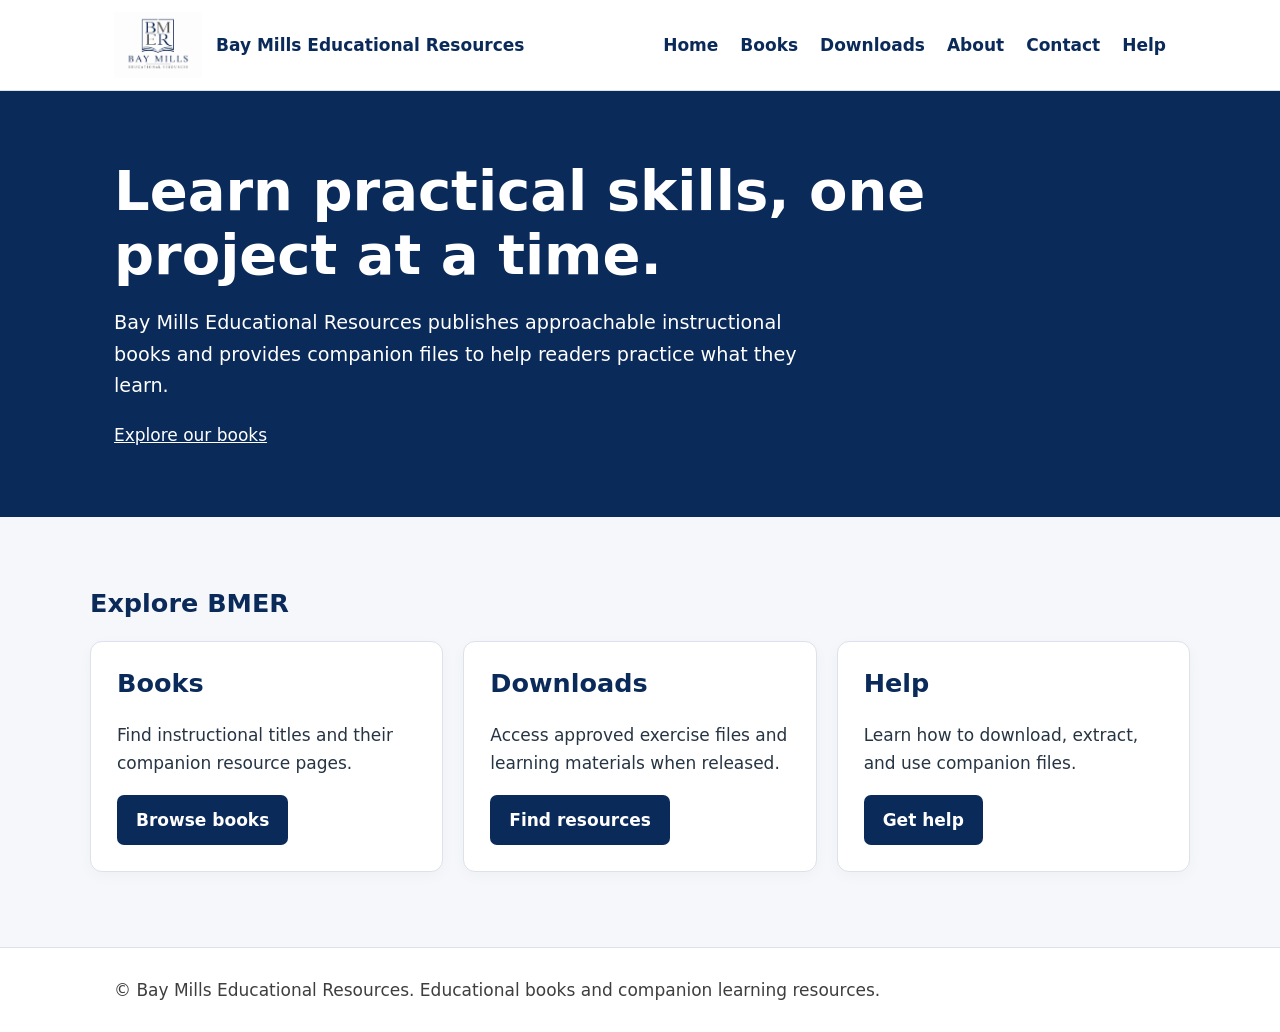
<file: index.html>
<!doctype html><html lang="en"><head><meta charset="utf-8"><meta name="viewport" content="width=device-width,initial-scale=1"><meta name="description" content="Practical educational books and companion learning resources"><title>Home | Bay Mills Educational Resources</title><link rel="stylesheet" href="assets/css/style.css"></head><body><header><div class="wrap top"><a class="brand" href="index.html"><img src="assets/images/BMER_Logo.png" alt="Bay Mills Educational Resources logo"><span>Bay Mills Educational Resources</span></a><nav aria-label="Main navigation"><a href="index.html">Home</a><a href="books/index.html">Books</a><a href="downloads/index.html">Downloads</a><a href="about/index.html">About</a><a href="contact/index.html">Contact</a><a href="help/index.html">Help</a></nav></div></header><main><section class="hero"><div class="wrap"><h1>Learn practical skills, one project at a time.</h1><p>Bay Mills Educational Resources publishes approachable instructional books and provides companion files to help readers practice what they learn.</p><a href="books/index.html">Explore our books</a></div></section><section class="wrap main"><h2>Explore BMER</h2><div class="grid"><article class="card"><h2>Books</h2><p>Find instructional titles and their companion resource pages.</p><a class="button" href="books/index.html">Browse books</a></article><article class="card"><h2>Downloads</h2><p>Access approved exercise files and learning materials when released.</p><a class="button" href="downloads/index.html">Find resources</a></article><article class="card"><h2>Help</h2><p>Learn how to download, extract, and use companion files.</p><a class="button" href="help/index.html">Get help</a></article></div></section></main><footer><div class="wrap"><p>© Bay Mills Educational Resources. Educational books and companion learning resources.</p></div></footer></body></html>
</file>
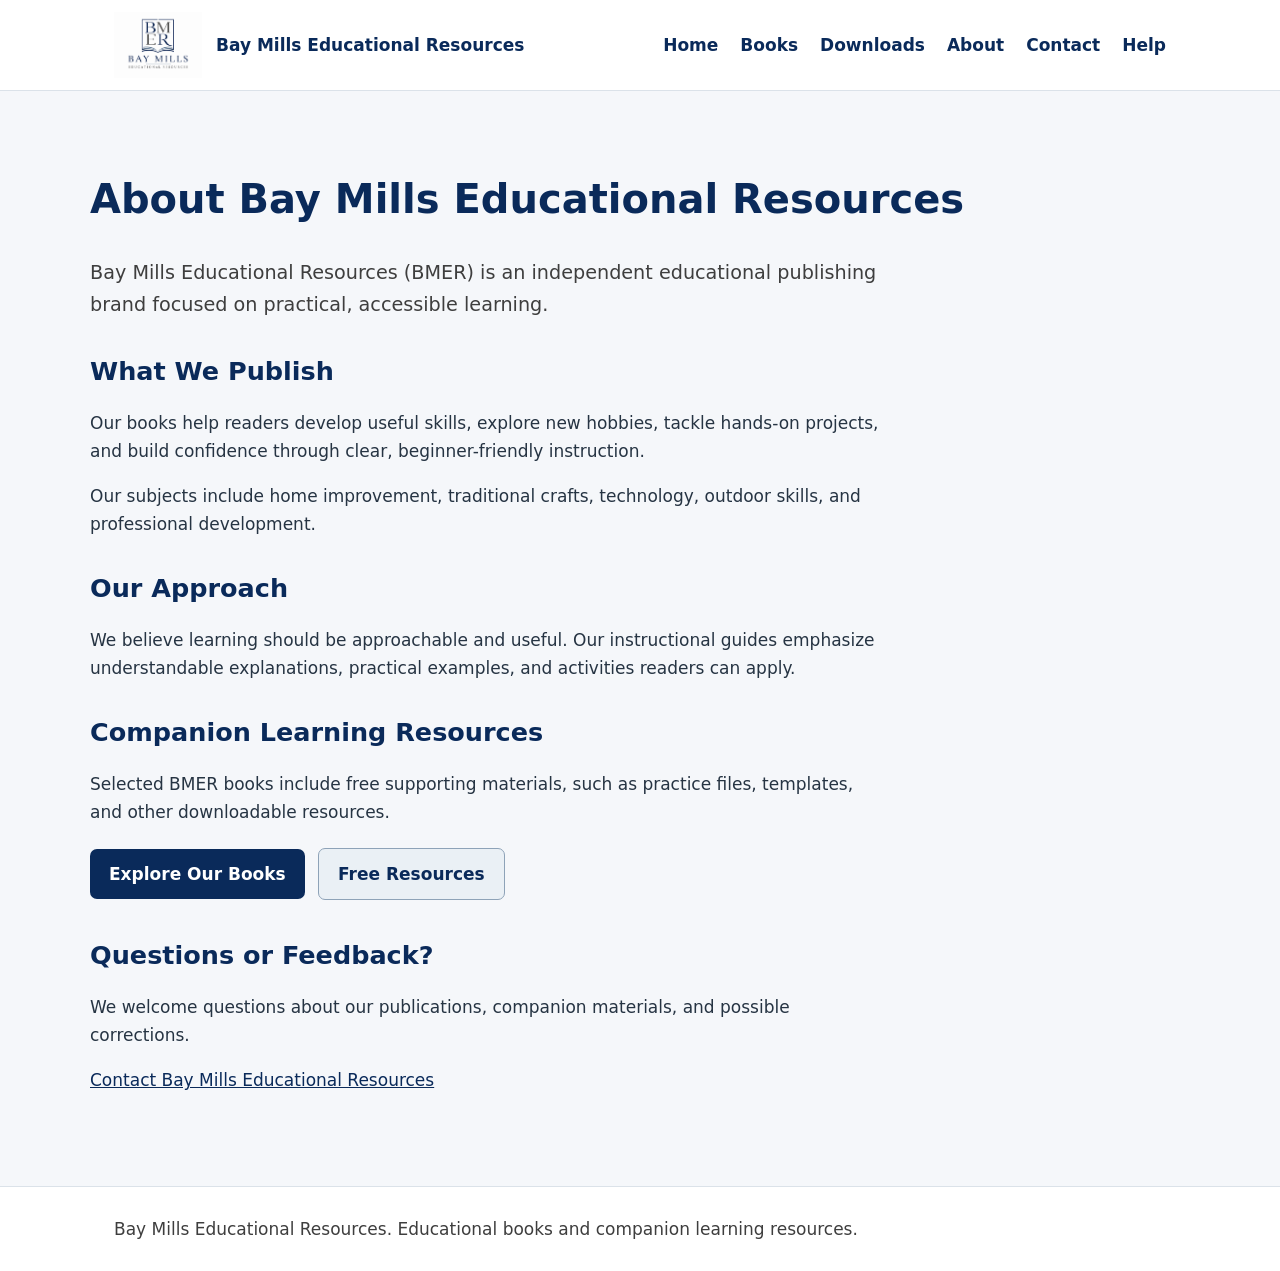
<file: about/index.html>
<!doctype html>
<html lang="en">
<head>
<meta charset="utf-8">
<meta name="viewport" content="width=device-width,initial-scale=1">
<meta name="description" content="Learn about Bay Mills Educational Resources and our practical instructional books.">
<title>About Us | Bay Mills Educational Resources</title>
<link rel="stylesheet" href="../assets/css/style.css">
</head>
<body>
<header>
<div class="wrap top">
<a class="brand" href="../index.html">
<img src="../assets/images/BMER_Logo.png" alt="Bay Mills Educational Resources logo">
<span>Bay Mills Educational Resources</span>
</a>
<nav aria-label="Main navigation">
<a href="../index.html">Home</a>
<a href="../books/index.html">Books</a>
<a href="../downloads/index.html">Downloads</a>
<a href="../about/index.html">About</a>
<a href="../contact/index.html">Contact</a>
<a href="../help/index.html">Help</a>
</nav>
</div>
</header>
<main>
<section class="wrap main">
<h1>About Bay Mills Educational Resources</h1>

<div class="content-page">
<p class="lead">
Bay Mills Educational Resources (BMER) is an independent
educational publishing brand focused on practical,
accessible learning.
</p>

<h2>What We Publish</h2>

<p>
Our books help readers develop useful skills, explore
new hobbies, tackle hands-on projects, and build
confidence through clear, beginner-friendly instruction.
</p>

<p>
Our subjects include home improvement, traditional
crafts, technology, outdoor skills, and professional
development.
</p>

<h2>Our Approach</h2>

<p>
We believe learning should be approachable and useful.
Our instructional guides emphasize understandable
explanations, practical examples, and activities
readers can apply.
</p>

<h2>Companion Learning Resources</h2>

<p>
Selected BMER books include free supporting materials,
such as practice files, templates, and other
downloadable resources.
</p>

<p>
<a class="button" href="../books/index.html">Explore Our Books</a>
<a class="button secondary" href="../downloads/index.html">Free Resources</a>
</p>

<h2>Questions or Feedback?</h2>

<p>
We welcome questions about our publications,
companion materials, and possible corrections.
</p>

<p>
<a href="../contact/index.html">Contact Bay Mills Educational Resources</a>
</p>
</div>
</section>
</main>
<footer>
<div class="wrap">
<p>Bay Mills Educational Resources. Educational books and companion learning resources.</p>
</div>
</footer>
</body>
</html>
</file>
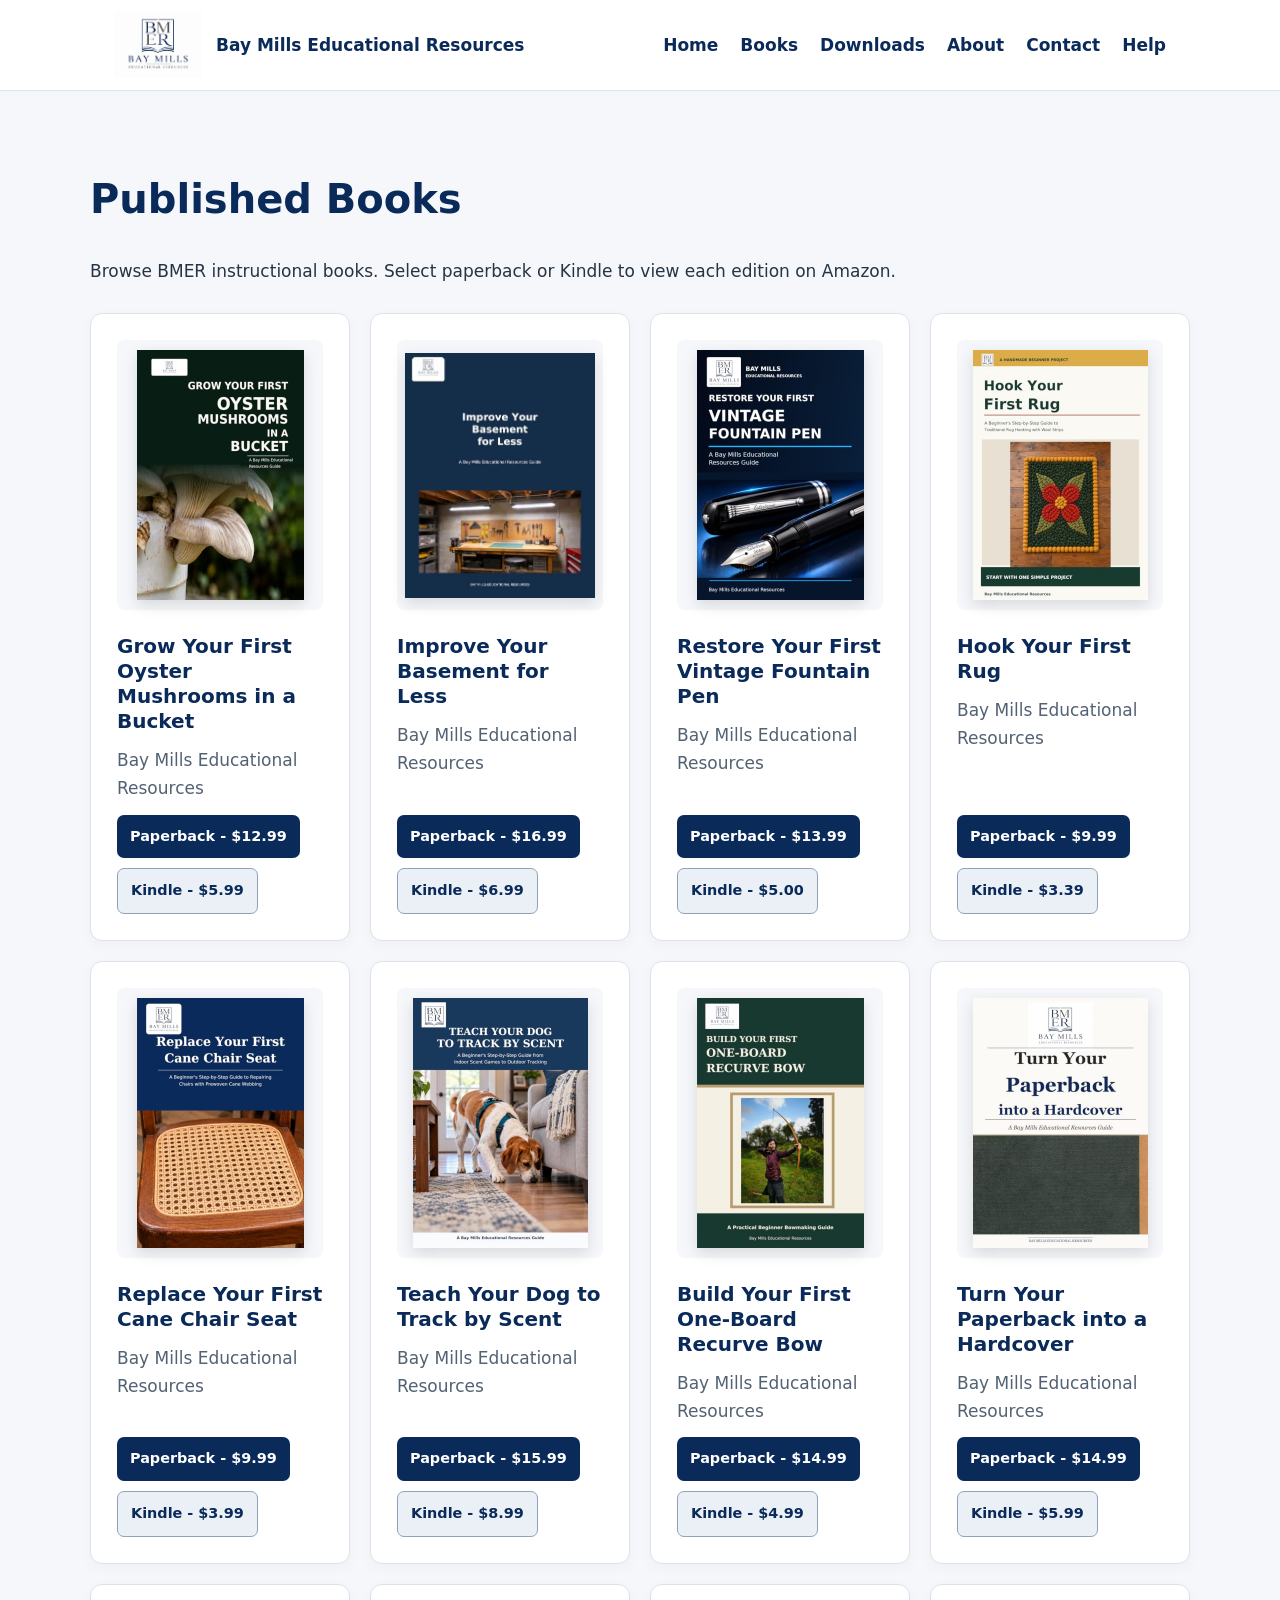
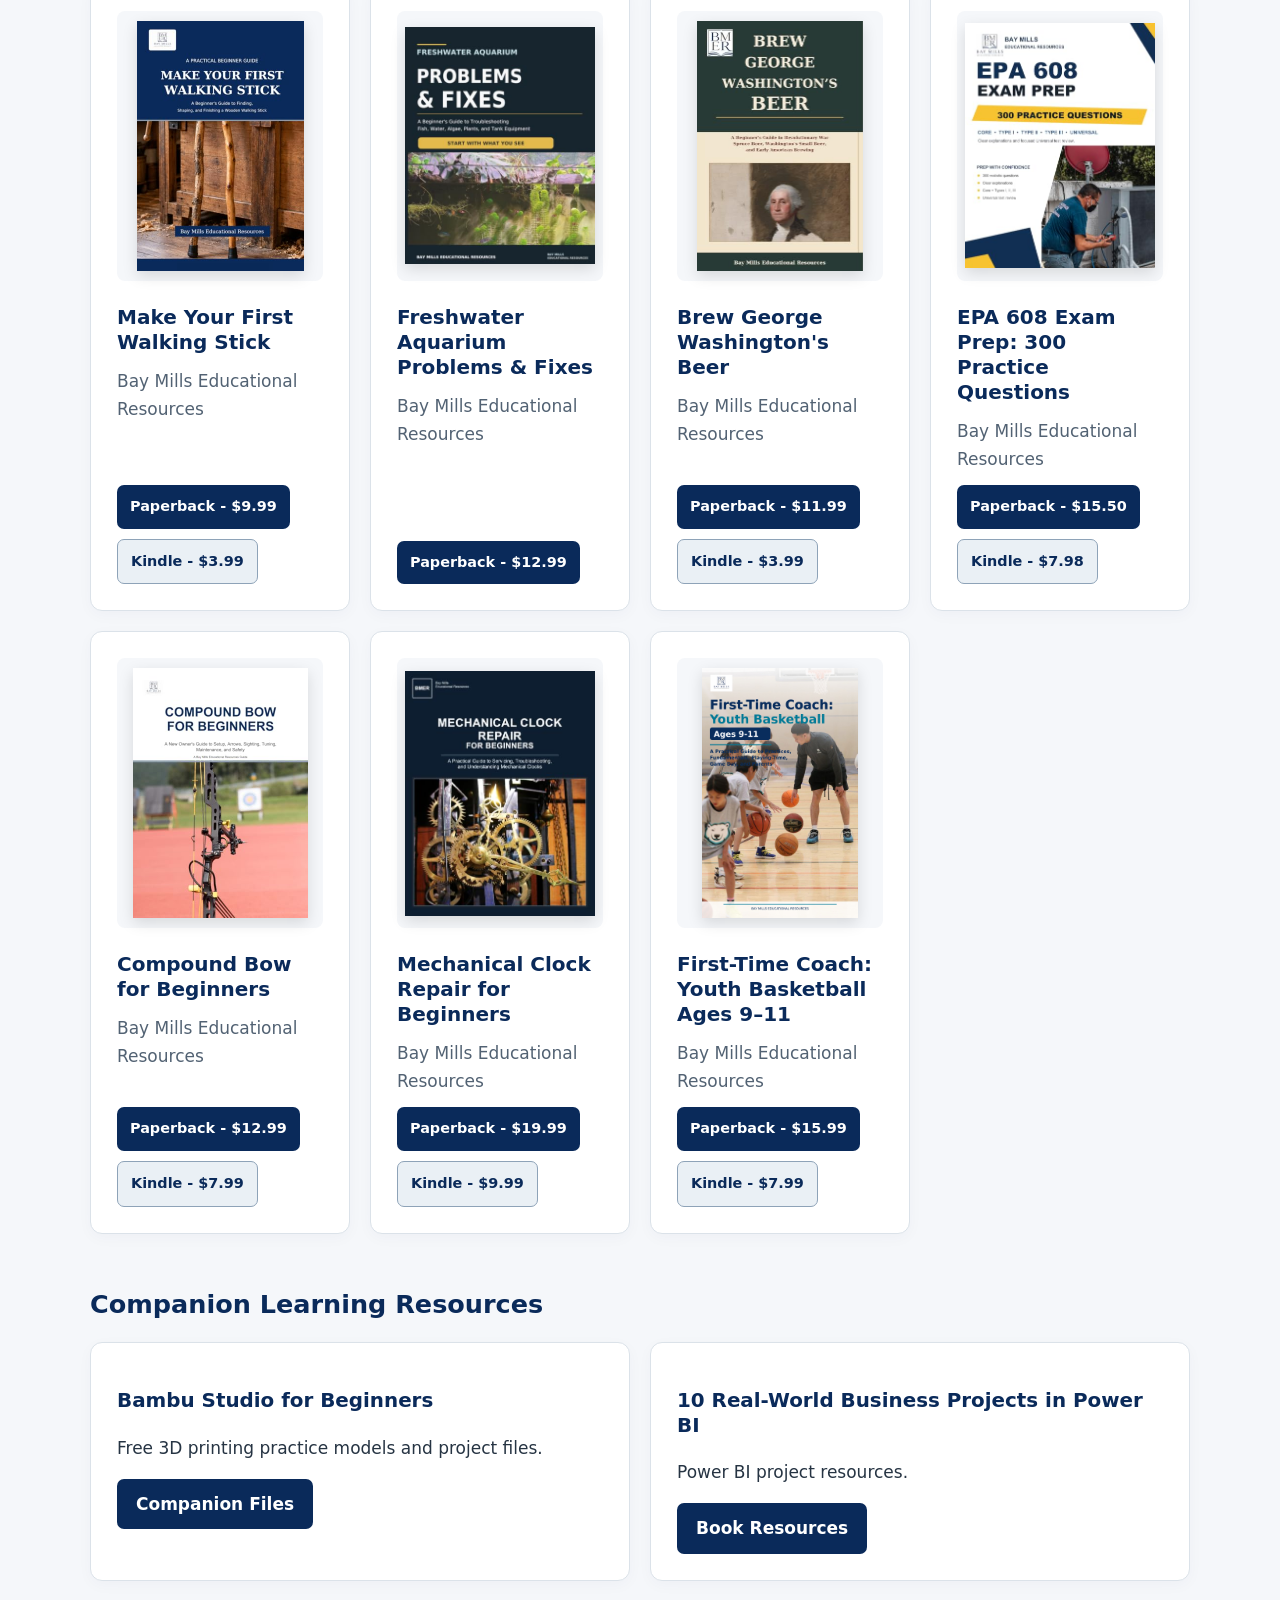
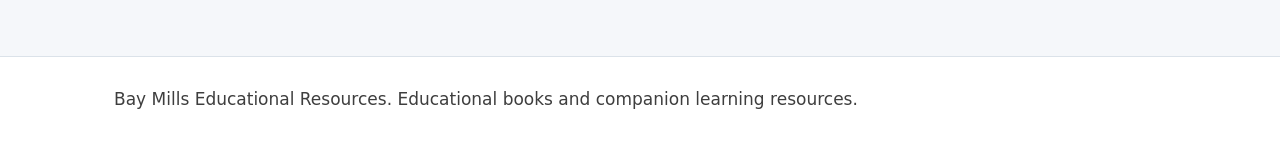
<file: books/index.html>
<!doctype html>
<html lang="en">
<head>
<meta charset="utf-8">
<meta name="viewport" content="width=device-width,initial-scale=1">
<meta name="description" content="Published books from Bay Mills Educational Resources.">
<title>Books | Bay Mills Educational Resources</title>
<link rel="stylesheet" href="../assets/css/style.css">
</head>
<body>
<header>
<div class="wrap top">
<a class="brand" href="../index.html">
<img src="../assets/images/BMER_Logo.png" alt="Bay Mills Educational Resources logo">
<span>Bay Mills Educational Resources</span>
</a>
<nav aria-label="Main navigation">
<a href="../index.html">Home</a>
<a href="../books/index.html">Books</a>
<a href="../downloads/index.html">Downloads</a>
<a href="../about/index.html">About</a><a href="../contact/index.html">Contact</a><a href="../help/index.html">Help</a>
</nav>
</div>
</header>
<main>
<section class="wrap main">
<h1>Published Books</h1>
<p>Browse BMER instructional books. Select paperback or Kindle to view each edition on Amazon.</p>
<div class="grid catalog-grid">
<article class="card catalog-card">
<div class="book-cover-wrap">
<img class="book-cover"
     src="../assets/images/book-covers/01_B0HS16T1Q3.jpg"
     alt="Cover of Grow Your First Oyster Mushrooms in a Bucket"
     loading="lazy">
</div>
<h2>Grow Your First Oyster Mushrooms in a Bucket</h2>
<p class="muted">Bay Mills Educational Resources</p>
<div class="catalog-actions">
<a class="button" href="https://www.amazon.com/dp/B0HS16T1Q3" target="_blank" rel="noopener noreferrer">Paperback - $12.99</a>
<a class="button secondary" href="https://www.amazon.com/dp/B0HRVG8NF9" target="_blank" rel="noopener noreferrer">Kindle - $5.99</a>
</div>
</article>
<article class="card catalog-card">
<div class="book-cover-wrap">
<img class="book-cover"
     src="../assets/images/book-covers/02_B0HRW4QD3C.jpg"
     alt="Cover of Improve Your Basement for Less"
     loading="lazy">
</div>
<h2>Improve Your Basement for Less</h2>
<p class="muted">Bay Mills Educational Resources</p>
<div class="catalog-actions">
<a class="button" href="https://www.amazon.com/dp/B0HRW4QD3C" target="_blank" rel="noopener noreferrer">Paperback - $16.99</a>
<a class="button secondary" href="https://www.amazon.com/dp/B0HRVPJ4Y9" target="_blank" rel="noopener noreferrer">Kindle - $6.99</a>
</div>
</article>
<article class="card catalog-card">
<div class="book-cover-wrap">
<img class="book-cover"
     src="../assets/images/book-covers/03_B0HR66VDJH.jpg"
     alt="Cover of Restore Your First Vintage Fountain Pen"
     loading="lazy">
</div>
<h2>Restore Your First Vintage Fountain Pen</h2>
<p class="muted">Bay Mills Educational Resources</p>
<div class="catalog-actions">
<a class="button" href="https://www.amazon.com/dp/B0HR66VDJH" target="_blank" rel="noopener noreferrer">Paperback - $13.99</a>
<a class="button secondary" href="https://www.amazon.com/dp/B0HR66JDNL" target="_blank" rel="noopener noreferrer">Kindle - $5.00</a>
</div>
</article>
<article class="card catalog-card">
<div class="book-cover-wrap">
<img class="book-cover"
     src="../assets/images/book-covers/04_B0HR37CQ8J.jpg"
     alt="Cover of Hook Your First Rug"
     loading="lazy">
</div>
<h2>Hook Your First Rug</h2>
<p class="muted">Bay Mills Educational Resources</p>
<div class="catalog-actions">
<a class="button" href="https://www.amazon.com/dp/B0HR37CQ8J" target="_blank" rel="noopener noreferrer">Paperback - $9.99</a>
<a class="button secondary" href="https://www.amazon.com/dp/B0HQZR52WT" target="_blank" rel="noopener noreferrer">Kindle - $3.39</a>
</div>
</article>
<article class="card catalog-card">
<div class="book-cover-wrap">
<img class="book-cover"
     src="../assets/images/book-covers/05_B0HQJWZXN9.jpg"
     alt="Cover of Replace Your First Cane Chair Seat"
     loading="lazy">
</div>
<h2>Replace Your First Cane Chair Seat</h2>
<p class="muted">Bay Mills Educational Resources</p>
<div class="catalog-actions">
<a class="button" href="https://www.amazon.com/dp/B0HQJWZXN9" target="_blank" rel="noopener noreferrer">Paperback - $9.99</a>
<a class="button secondary" href="https://www.amazon.com/dp/B0HQ55WZJ2" target="_blank" rel="noopener noreferrer">Kindle - $3.99</a>
</div>
</article>
<article class="card catalog-card">
<div class="book-cover-wrap">
<img class="book-cover"
     src="../assets/images/book-covers/06_B0HQ4X3BD2.jpg"
     alt="Cover of Teach Your Dog to Track by Scent"
     loading="lazy">
</div>
<h2>Teach Your Dog to Track by Scent</h2>
<p class="muted">Bay Mills Educational Resources</p>
<div class="catalog-actions">
<a class="button" href="https://www.amazon.com/dp/B0HQ4X3BD2" target="_blank" rel="noopener noreferrer">Paperback - $15.99</a>
<a class="button secondary" href="https://www.amazon.com/dp/B0HQ51K969" target="_blank" rel="noopener noreferrer">Kindle - $8.99</a>
</div>
</article>
<article class="card catalog-card">
<div class="book-cover-wrap">
<img class="book-cover"
     src="../assets/images/book-covers/07_B0HPCSZ12V.jpg"
     alt="Cover of Build Your First One-Board Recurve Bow"
     loading="lazy">
</div>
<h2>Build Your First One-Board Recurve Bow</h2>
<p class="muted">Bay Mills Educational Resources</p>
<div class="catalog-actions">
<a class="button" href="https://www.amazon.com/dp/B0HPCSZ12V" target="_blank" rel="noopener noreferrer">Paperback - $14.99</a>
<a class="button secondary" href="https://www.amazon.com/dp/B0HPD6MD39" target="_blank" rel="noopener noreferrer">Kindle - $4.99</a>
</div>
</article>
<article class="card catalog-card">
<div class="book-cover-wrap">
<img class="book-cover"
     src="../assets/images/book-covers/08_B0HPBNDC3G.jpg"
     alt="Cover of Turn Your Paperback into a Hardcover"
     loading="lazy">
</div>
<h2>Turn Your Paperback into a Hardcover</h2>
<p class="muted">Bay Mills Educational Resources</p>
<div class="catalog-actions">
<a class="button" href="https://www.amazon.com/dp/B0HPBNDC3G" target="_blank" rel="noopener noreferrer">Paperback - $14.99</a>
<a class="button secondary" href="https://www.amazon.com/dp/B0HPBR59C4" target="_blank" rel="noopener noreferrer">Kindle - $5.99</a>
</div>
</article>
<article class="card catalog-card">
<div class="book-cover-wrap">
<img class="book-cover"
     src="../assets/images/book-covers/09_B0HNWCYK33.jpg"
     alt="Cover of Make Your First Walking Stick"
     loading="lazy">
</div>
<h2>Make Your First Walking Stick</h2>
<p class="muted">Bay Mills Educational Resources</p>
<div class="catalog-actions">
<a class="button" href="https://www.amazon.com/dp/B0HNWCYK33" target="_blank" rel="noopener noreferrer">Paperback - $9.99</a>
<a class="button secondary" href="https://www.amazon.com/dp/B0HNPML51B" target="_blank" rel="noopener noreferrer">Kindle - $3.99</a>
</div>
</article>
<article class="card catalog-card">
<div class="book-cover-wrap">
<img class="book-cover"
     src="../assets/images/book-covers/10_B0HNFD7B4R.jpg"
     alt="Cover of Freshwater Aquarium Problems &amp; Fixes"
     loading="lazy">
</div>
<h2>Freshwater Aquarium Problems &amp; Fixes</h2>
<p class="muted">Bay Mills Educational Resources</p>
<div class="catalog-actions">
<a class="button" href="https://www.amazon.com/dp/B0HNFD7B4R" target="_blank" rel="noopener noreferrer">Paperback - $12.99</a>
</div>
</article>
<article class="card catalog-card">
<div class="book-cover-wrap">
<img class="book-cover"
     src="../assets/images/book-covers/11_B0HMY2XHL2.jpg"
     alt="Cover of Brew George Washington&#39;s Beer"
     loading="lazy">
</div>
<h2>Brew George Washington&#39;s Beer</h2>
<p class="muted">Bay Mills Educational Resources</p>
<div class="catalog-actions">
<a class="button" href="https://www.amazon.com/dp/B0HMY2XHL2" target="_blank" rel="noopener noreferrer">Paperback - $11.99</a>
<a class="button secondary" href="https://www.amazon.com/dp/B0HMYR8V37" target="_blank" rel="noopener noreferrer">Kindle - $3.99</a>
</div>
</article>
<article class="card catalog-card">
<div class="book-cover-wrap">
<img class="book-cover"
     src="../assets/images/book-covers/12_B0HMFMVN9L.jpg"
     alt="Cover of EPA 608 Exam Prep: 300 Practice Questions"
     loading="lazy">
</div>
<h2>EPA 608 Exam Prep: 300 Practice Questions</h2>
<p class="muted">Bay Mills Educational Resources</p>
<div class="catalog-actions">
<a class="button" href="https://www.amazon.com/dp/B0HMFMVN9L" target="_blank" rel="noopener noreferrer">Paperback - $15.50</a>
<a class="button secondary" href="https://www.amazon.com/dp/B0HMBXW0P1" target="_blank" rel="noopener noreferrer">Kindle - $7.98</a>
</div>
</article>
<article class="card catalog-card">
<div class="book-cover-wrap">
<img class="book-cover"
     src="../assets/images/book-covers/13_B0HLG3GXWY.jpg"
     alt="Cover of Compound Bow for Beginners"
     loading="lazy">
</div>
<h2>Compound Bow for Beginners</h2>
<p class="muted">Bay Mills Educational Resources</p>
<div class="catalog-actions">
<a class="button" href="https://www.amazon.com/dp/B0HLG3GXWY" target="_blank" rel="noopener noreferrer">Paperback - $12.99</a>
<a class="button secondary" href="https://www.amazon.com/dp/B0HLJ581M7" target="_blank" rel="noopener noreferrer">Kindle - $7.99</a>
</div>
</article>
<article class="card catalog-card">
<div class="book-cover-wrap">
<img class="book-cover"
     src="../assets/images/book-covers/14_B0HHTNLDRP.jpg"
     alt="Cover of Mechanical Clock Repair for Beginners"
     loading="lazy">
</div>
<h2>Mechanical Clock Repair for Beginners</h2>
<p class="muted">Bay Mills Educational Resources</p>
<div class="catalog-actions">
<a class="button" href="https://www.amazon.com/dp/B0HHTNLDRP" target="_blank" rel="noopener noreferrer">Paperback - $19.99</a>
<a class="button secondary" href="https://www.amazon.com/dp/B0HHVHTSKS" target="_blank" rel="noopener noreferrer">Kindle - $9.99</a>
</div>
</article>
<article class="card catalog-card">
<div class="book-cover-wrap">
<img class="book-cover"
     src="../assets/images/book-covers/15_B0HKLTY8LL.jpg"
     alt="Cover of First-Time Coach: Youth Basketball Ages 9–11"
     loading="lazy">
</div>
<h2>First-Time Coach: Youth Basketball Ages 9–11</h2>
<p class="muted">Bay Mills Educational Resources</p>
<div class="catalog-actions">
<a class="button" href="https://www.amazon.com/dp/B0HKLTY8LL" target="_blank" rel="noopener noreferrer">Paperback - $15.99</a>
<a class="button secondary" href="https://www.amazon.com/dp/B0HKTRV28X" target="_blank" rel="noopener noreferrer">Kindle - $7.99</a>
</div>
</article>
</div>
<h2>Companion Learning Resources</h2>
<div class="grid">
<article class="card">
<h3>Bambu Studio for Beginners</h3>
<p>Free 3D printing practice models and project files.</p>
<a class="button" href="bambu-studio/index.html">Companion Files</a>
</article>
<article class="card">
<h3>10 Real-World Business Projects in Power BI</h3>
<p>Power BI project resources.</p>
<a class="button" href="power-bi/index.html">Book Resources</a>
</article>
</div>
</section>
</main>
<footer>
<div class="wrap">
<p>Bay Mills Educational Resources. Educational books and companion learning resources.</p>
</div>
</footer>
</body>
</html>
</file>
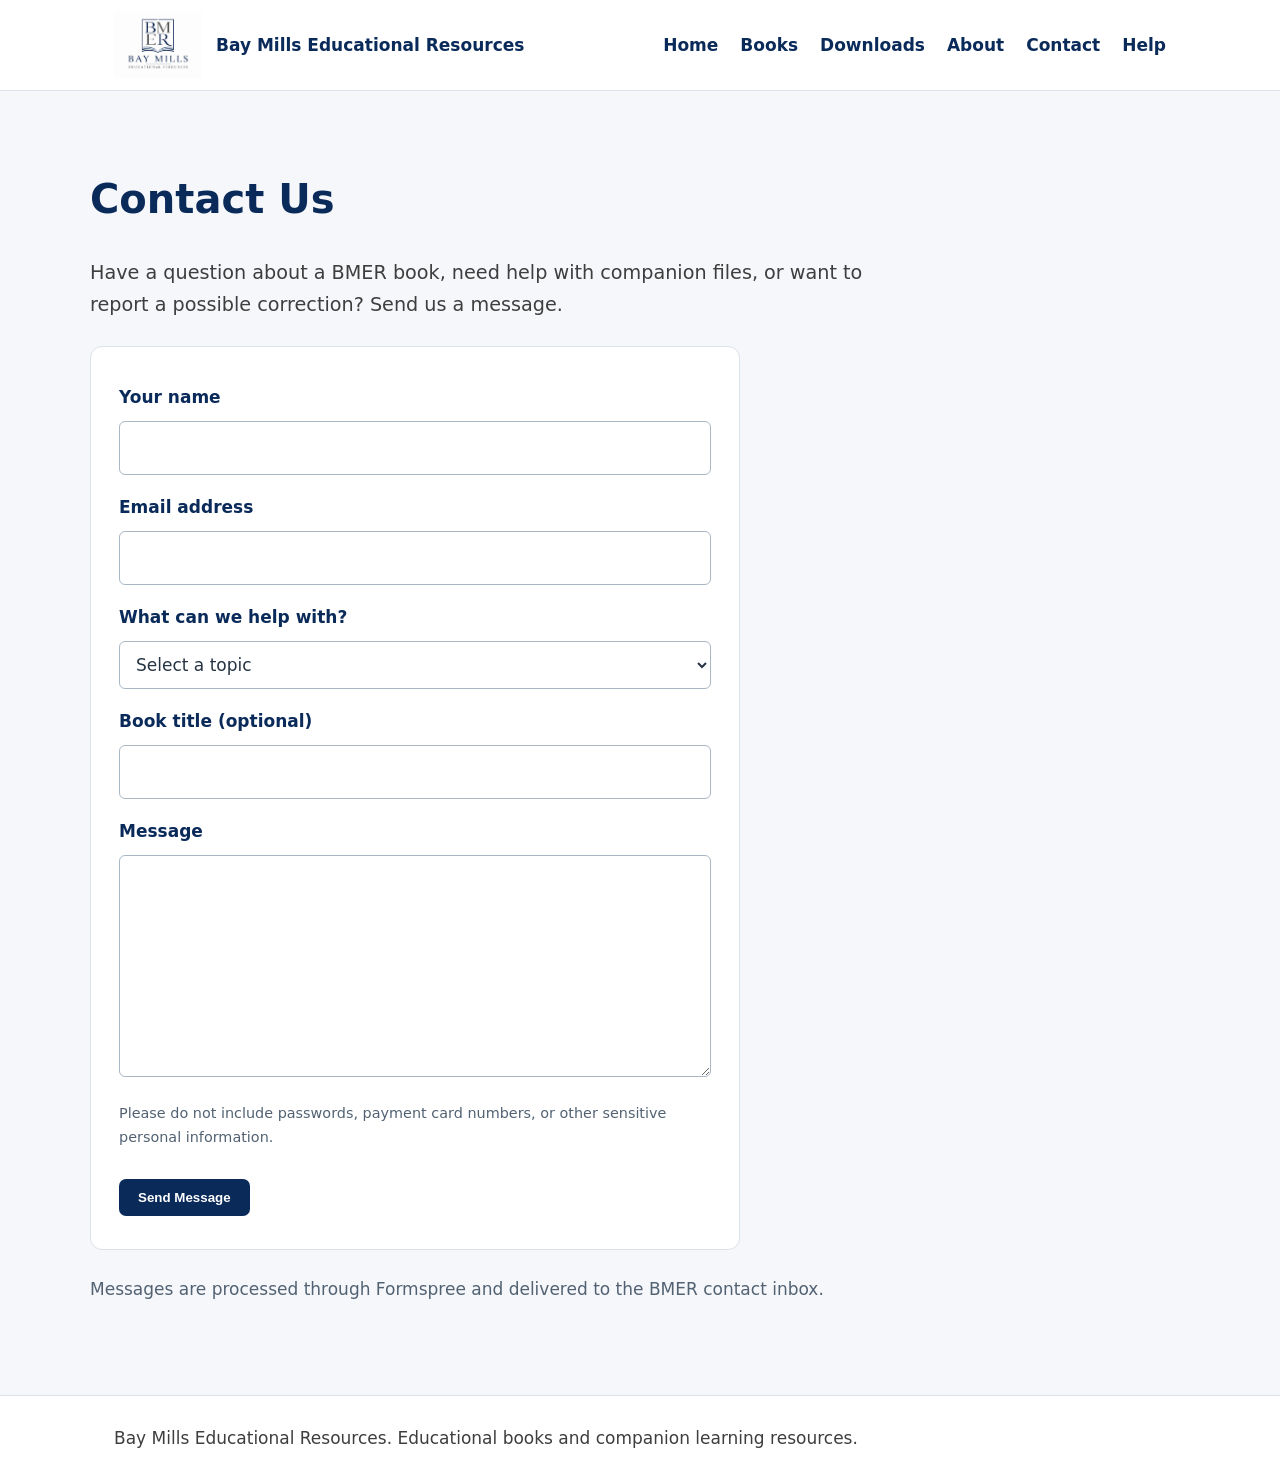
<file: contact/index.html>
<!doctype html>
<html lang="en">
<head>
<meta charset="utf-8">
<meta name="viewport" content="width=device-width,initial-scale=1">
<meta name="description" content="Contact Bay Mills Educational Resources about books, companion downloads, and corrections.">
<title>Contact Us | Bay Mills Educational Resources</title>
<link rel="stylesheet" href="../assets/css/style.css">
</head>
<body>
<header>
<div class="wrap top">
<a class="brand" href="../index.html">
<img src="../assets/images/BMER_Logo.png" alt="Bay Mills Educational Resources logo">
<span>Bay Mills Educational Resources</span>
</a>
<nav aria-label="Main navigation">
<a href="../index.html">Home</a>
<a href="../books/index.html">Books</a>
<a href="../downloads/index.html">Downloads</a>
<a href="../about/index.html">About</a>
<a href="../contact/index.html">Contact</a>
<a href="../help/index.html">Help</a>
</nav>
</div>
</header>
<main>
<section class="wrap main">
<h1>Contact Us</h1>

<div class="content-page">
<p class="lead">
Have a question about a BMER book, need help with
companion files, or want to report a possible correction?
Send us a message.
</p>

<form class="contact-form"
      action="https://formspree.io/f/xvkabzgy"
      method="POST">

<label for="contact-name">Your name</label>
<input id="contact-name"
       name="name"
       type="text"
       autocomplete="name"
       maxlength="120"
       required>

<label for="contact-email">Email address</label>
<input id="contact-email"
       name="email"
       type="email"
       autocomplete="email"
       maxlength="254"
       required>

<label for="contact-topic">What can we help with?</label>
<select id="contact-topic" name="topic" required>
<option value="">Select a topic</option>
<option value="Book question">Book question</option>
<option value="Companion download problem">Companion download problem</option>
<option value="Report a correction">Report a correction</option>
<option value="General inquiry">General inquiry</option>
</select>

<label for="contact-book">Book title (optional)</label>
<input id="contact-book"
       name="book_title"
       type="text"
       maxlength="200">

<label for="contact-message">Message</label>
<textarea id="contact-message"
          name="message"
          rows="7"
          maxlength="10000"
          required></textarea>

<p class="muted">
Please do not include passwords, payment card numbers,
or other sensitive personal information.
</p>

<button class="button" type="submit">Send Message</button>
</form>

<p class="muted">
Messages are processed through Formspree and delivered
to the BMER contact inbox.
</p>
</div>
</section>
</main>
<footer>
<div class="wrap">
<p>Bay Mills Educational Resources. Educational books and companion learning resources.</p>
</div>
</footer>
</body>
</html>
</file>
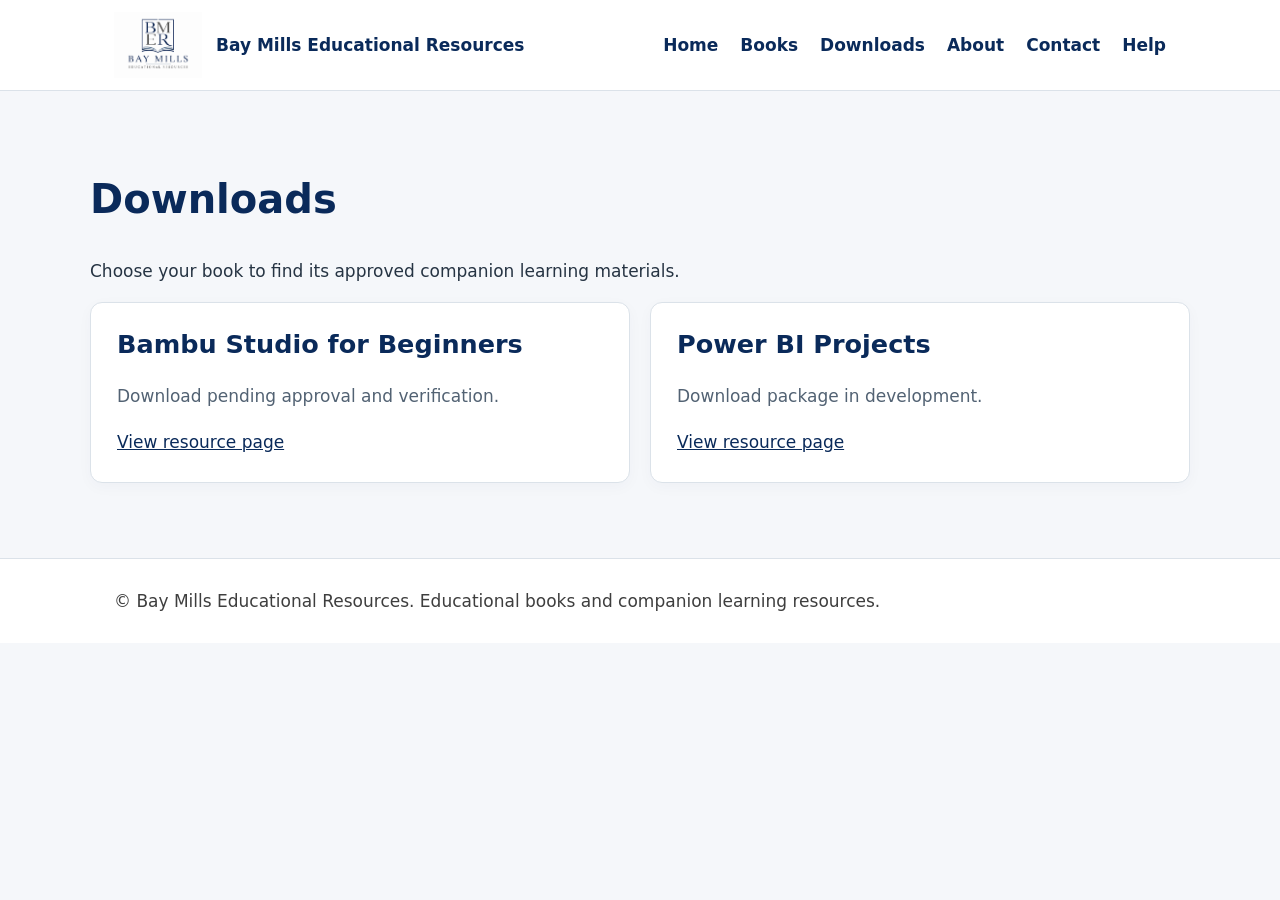
<file: downloads/index.html>
<!doctype html><html lang="en"><head><meta charset="utf-8"><meta name="viewport" content="width=device-width,initial-scale=1"><meta name="description" content="Find BMER book companion downloads"><title>Downloads | Bay Mills Educational Resources</title><link rel="stylesheet" href="../assets/css/style.css"></head><body><header><div class="wrap top"><a class="brand" href="../index.html"><img src="../assets/images/BMER_Logo.png" alt="Bay Mills Educational Resources logo"><span>Bay Mills Educational Resources</span></a><nav aria-label="Main navigation"><a href="../index.html">Home</a><a href="../books/index.html">Books</a><a href="../downloads/index.html">Downloads</a><a href="../about/index.html">About</a><a href="../contact/index.html">Contact</a><a href="../help/index.html">Help</a></nav></div></header><main><section class="wrap main"><h1>Downloads</h1><p>Choose your book to find its approved companion learning materials.</p><div class="grid"><article class="card"><h2>Bambu Studio for Beginners</h2><p class="muted">Download pending approval and verification.</p><a href="../books/bambu-studio/index.html">View resource page</a></article><article class="card"><h2>Power BI Projects</h2><p class="muted">Download package in development.</p><a href="../books/power-bi/index.html">View resource page</a></article></div></section></main><footer><div class="wrap"><p>© Bay Mills Educational Resources. Educational books and companion learning resources.</p></div></footer></body></html>
</file>
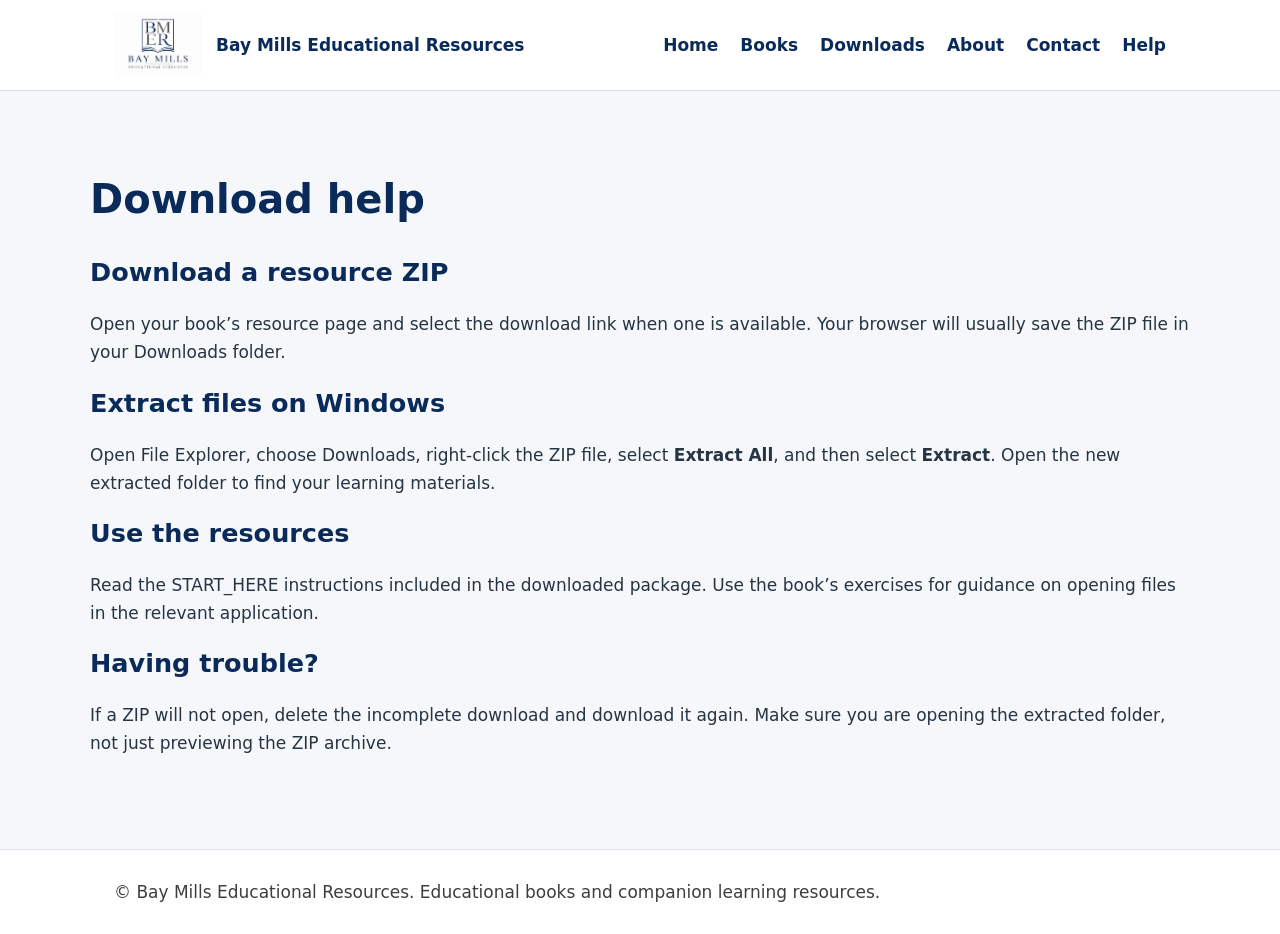
<file: help/index.html>
<!doctype html><html lang="en"><head><meta charset="utf-8"><meta name="viewport" content="width=device-width,initial-scale=1"><meta name="description" content="Help downloading and extracting BMER book resources"><title>Help | Bay Mills Educational Resources</title><link rel="stylesheet" href="../assets/css/style.css"></head><body><header><div class="wrap top"><a class="brand" href="../index.html"><img src="../assets/images/BMER_Logo.png" alt="Bay Mills Educational Resources logo"><span>Bay Mills Educational Resources</span></a><nav aria-label="Main navigation"><a href="../index.html">Home</a><a href="../books/index.html">Books</a><a href="../downloads/index.html">Downloads</a><a href="../about/index.html">About</a><a href="../contact/index.html">Contact</a><a href="../help/index.html">Help</a></nav></div></header><main><section class="wrap main"><h1>Download help</h1><h2>Download a resource ZIP</h2><p>Open your book’s resource page and select the download link when one is available. Your browser will usually save the ZIP file in your Downloads folder.</p><h2>Extract files on Windows</h2><p>Open File Explorer, choose Downloads, right-click the ZIP file, select <strong>Extract All</strong>, and then select <strong>Extract</strong>. Open the new extracted folder to find your learning materials.</p><h2>Use the resources</h2><p>Read the START_HERE instructions included in the downloaded package. Use the book’s exercises for guidance on opening files in the relevant application.</p><h2>Having trouble?</h2><p>If a ZIP will not open, delete the incomplete download and download it again. Make sure you are opening the extracted folder, not just previewing the ZIP archive.</p></section></main><footer><div class="wrap"><p>© Bay Mills Educational Resources. Educational books and companion learning resources.</p></div></footer></body></html>
</file>
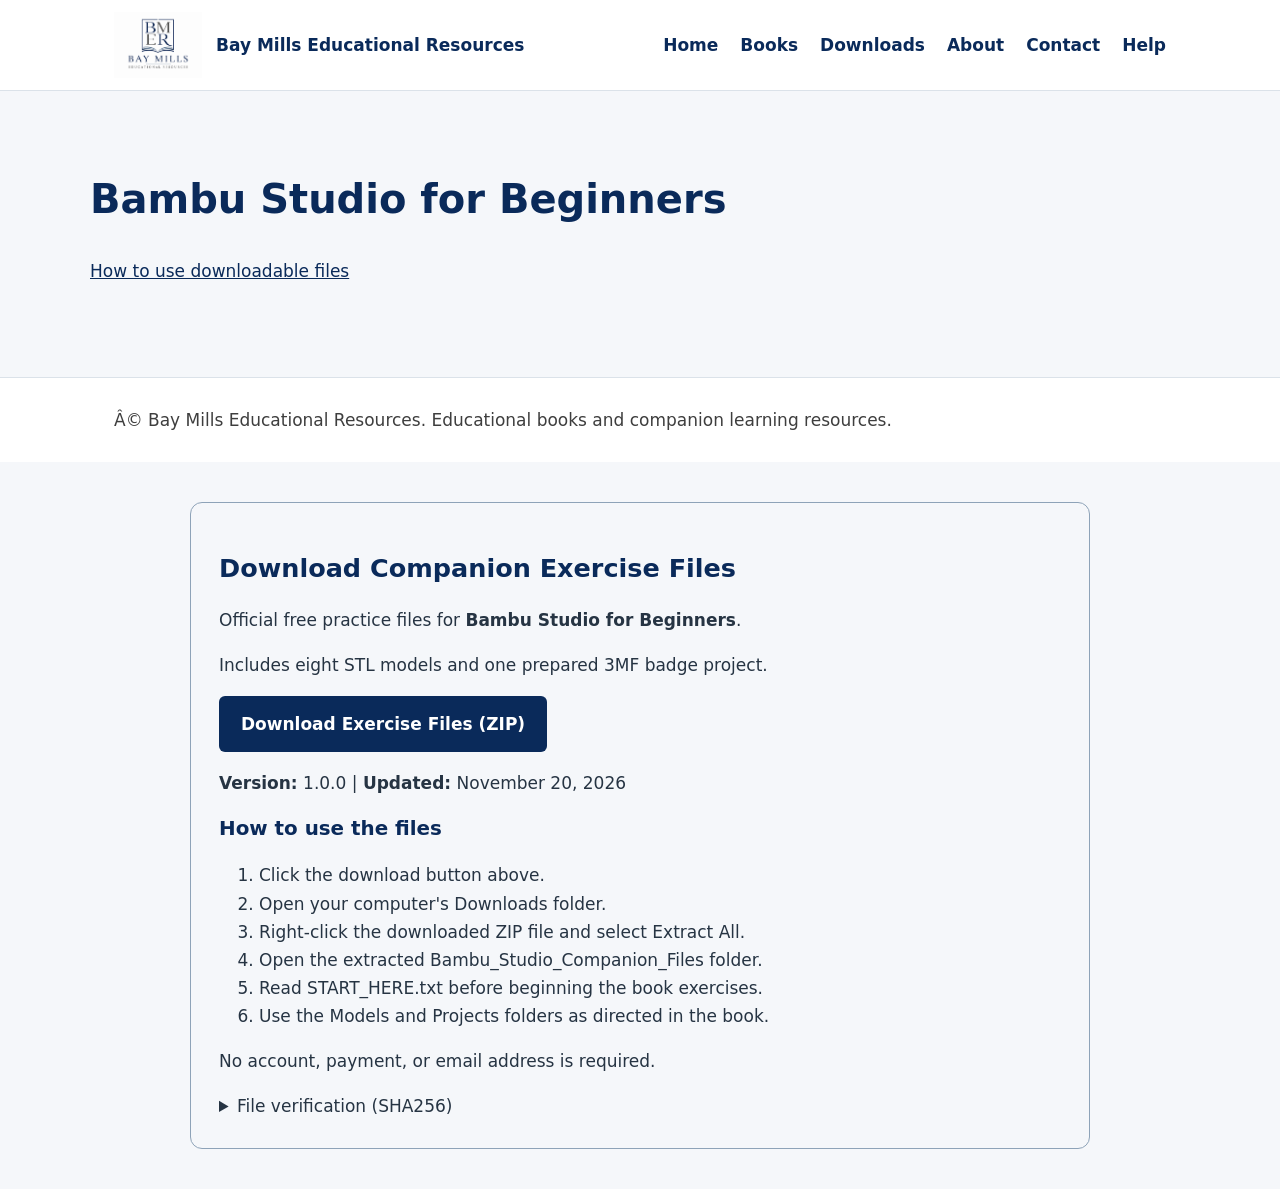
<file: books/bambu-studio/index.html>
<!doctype html><html lang="en"><head><meta charset="utf-8"><meta name="viewport" content="width=device-width,initial-scale=1"><meta name="description" content="Bambu Studio book companion resource information"><title>Bambu Studio for Beginners | Bay Mills Educational Resources</title><link rel="stylesheet" href="../../assets/css/style.css"></head><body><header><div class="wrap top"><a class="brand" href="../../index.html"><img src="../../assets/images/BMER_Logo.png" alt="Bay Mills Educational Resources logo"><span>Bay Mills Educational Resources</span></a><nav aria-label="Main navigation"><a href="../../index.html">Home</a><a href="../../books/index.html">Books</a><a href="../../downloads/index.html">Downloads</a><a href="../../about/index.html">About</a><a href="../../contact/index.html">Contact</a><a href="../../help/index.html">Help</a></nav></div></header><main><section class="wrap main"><h1>Bambu Studio for Beginners</h1><p><a href="../../help/index.html">How to use downloadable files</a></p></section></main><footer><div class="wrap"><p>Â© Bay Mills Educational Resources. Educational books and companion learning resources.</p></div></footer><section id="bambu-resource-download" style="max-width:900px;margin:40px auto;padding:28px;border:1px solid #8EA3B8;border-radius:12px">
<h2>Download Companion Exercise Files</h2>
<p>Official free practice files for <strong>Bambu Studio for Beginners</strong>.</p>
<p>Includes eight STL models and one prepared 3MF badge project.</p>
<p><a href="https://github.com/baymillseducationalresources/baymillseducationalresources.github.io/releases/download/bambu-resources-v1.0.0/BAMBU_Companion_Files_v1.0.0.zip" style="display:inline-block;background:#0A2A5A;color:#FFFFFF;padding:14px 22px;border-radius:6px;text-decoration:none;font-weight:bold">Download Exercise Files (ZIP)</a></p>
<p><strong>Version:</strong> 1.0.0 | <strong>Updated:</strong> November 20, 2026</p>
<h3>How to use the files</h3>
<ol>
<li>Click the download button above.</li>
<li>Open your computer's Downloads folder.</li>
<li>Right-click the downloaded ZIP file and select Extract All.</li>
<li>Open the extracted Bambu_Studio_Companion_Files folder.</li>
<li>Read START_HERE.txt before beginning the book exercises.</li>
<li>Use the Models and Projects folders as directed in the book.</li>
</ol>
<p>No account, payment, or email address is required.</p>
<details><summary>File verification (SHA256)</summary><p style="overflow-wrap:anywhere;font-family:monospace">D4DACF51BF5E1F60CD0F40B3293F083DB685C1623A79BB177DC16BB92D2A75CC</p></details>
</section>
</body></html>
</file>
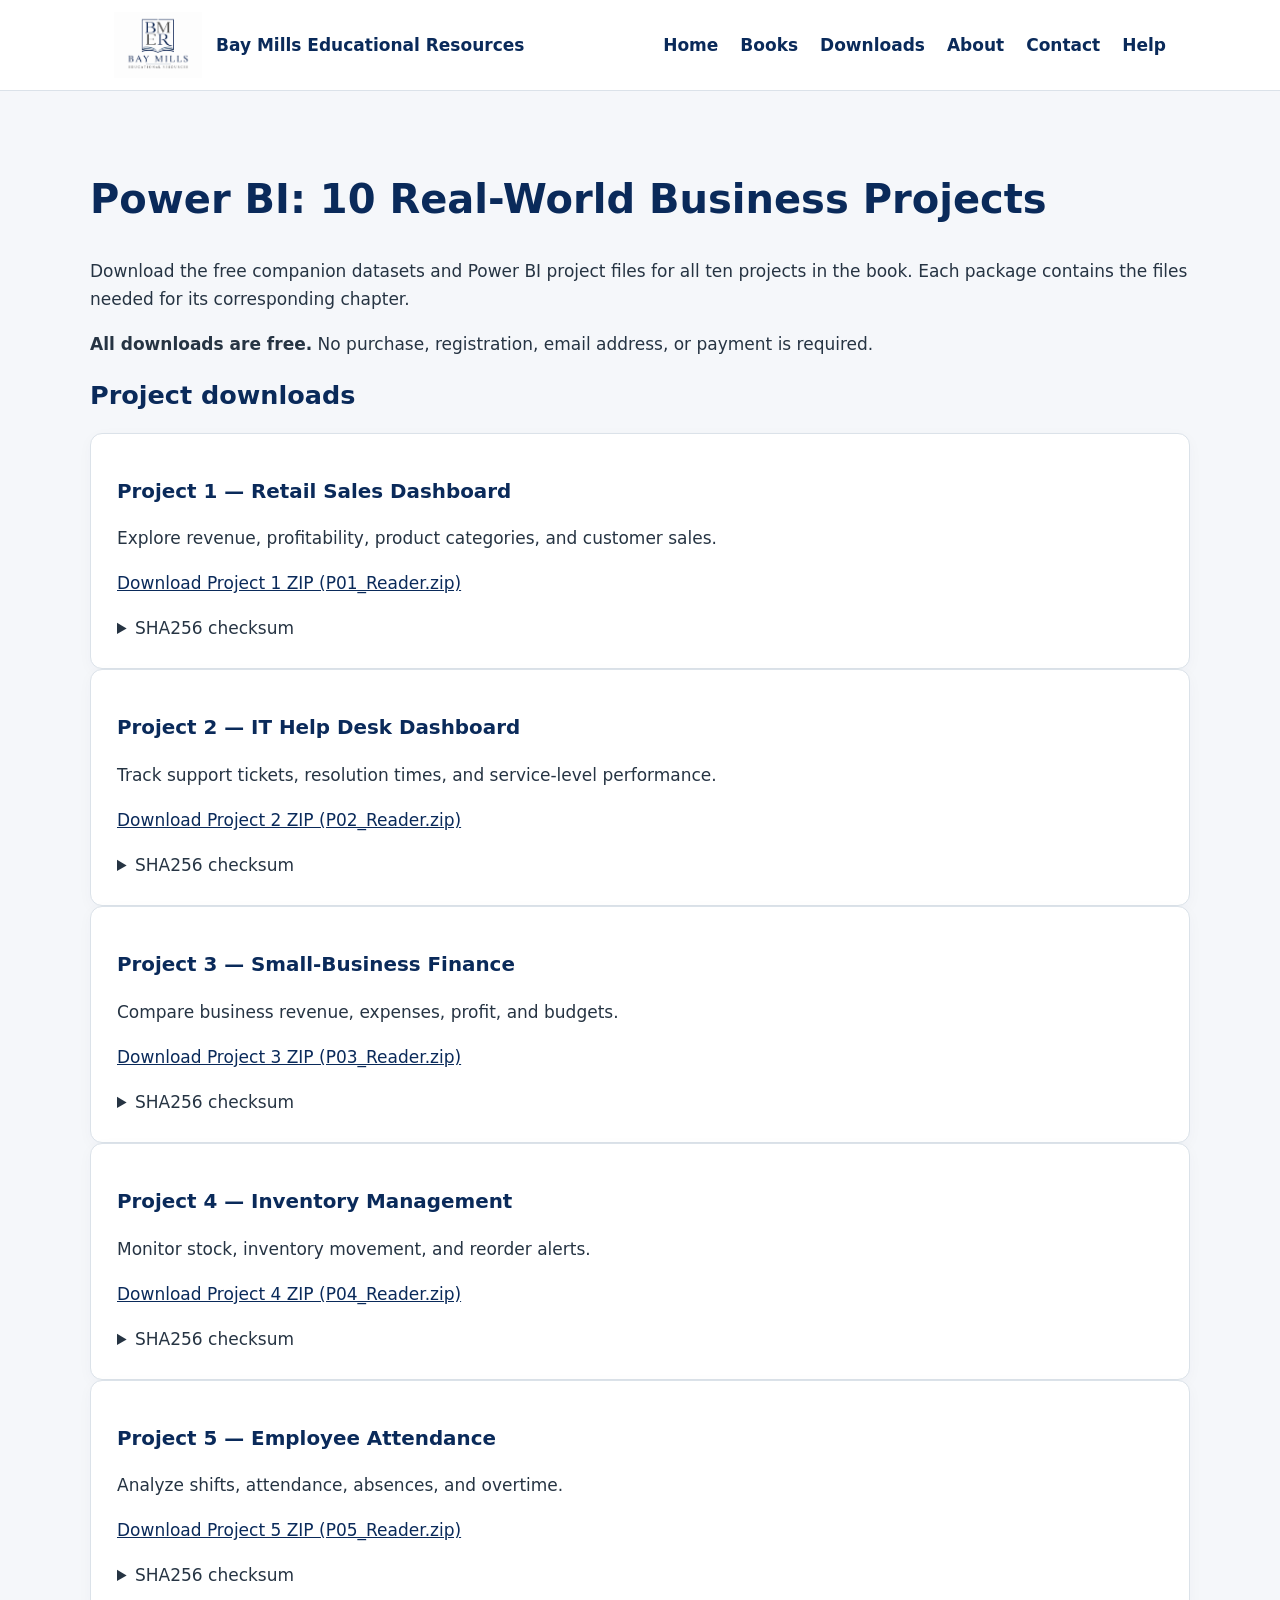
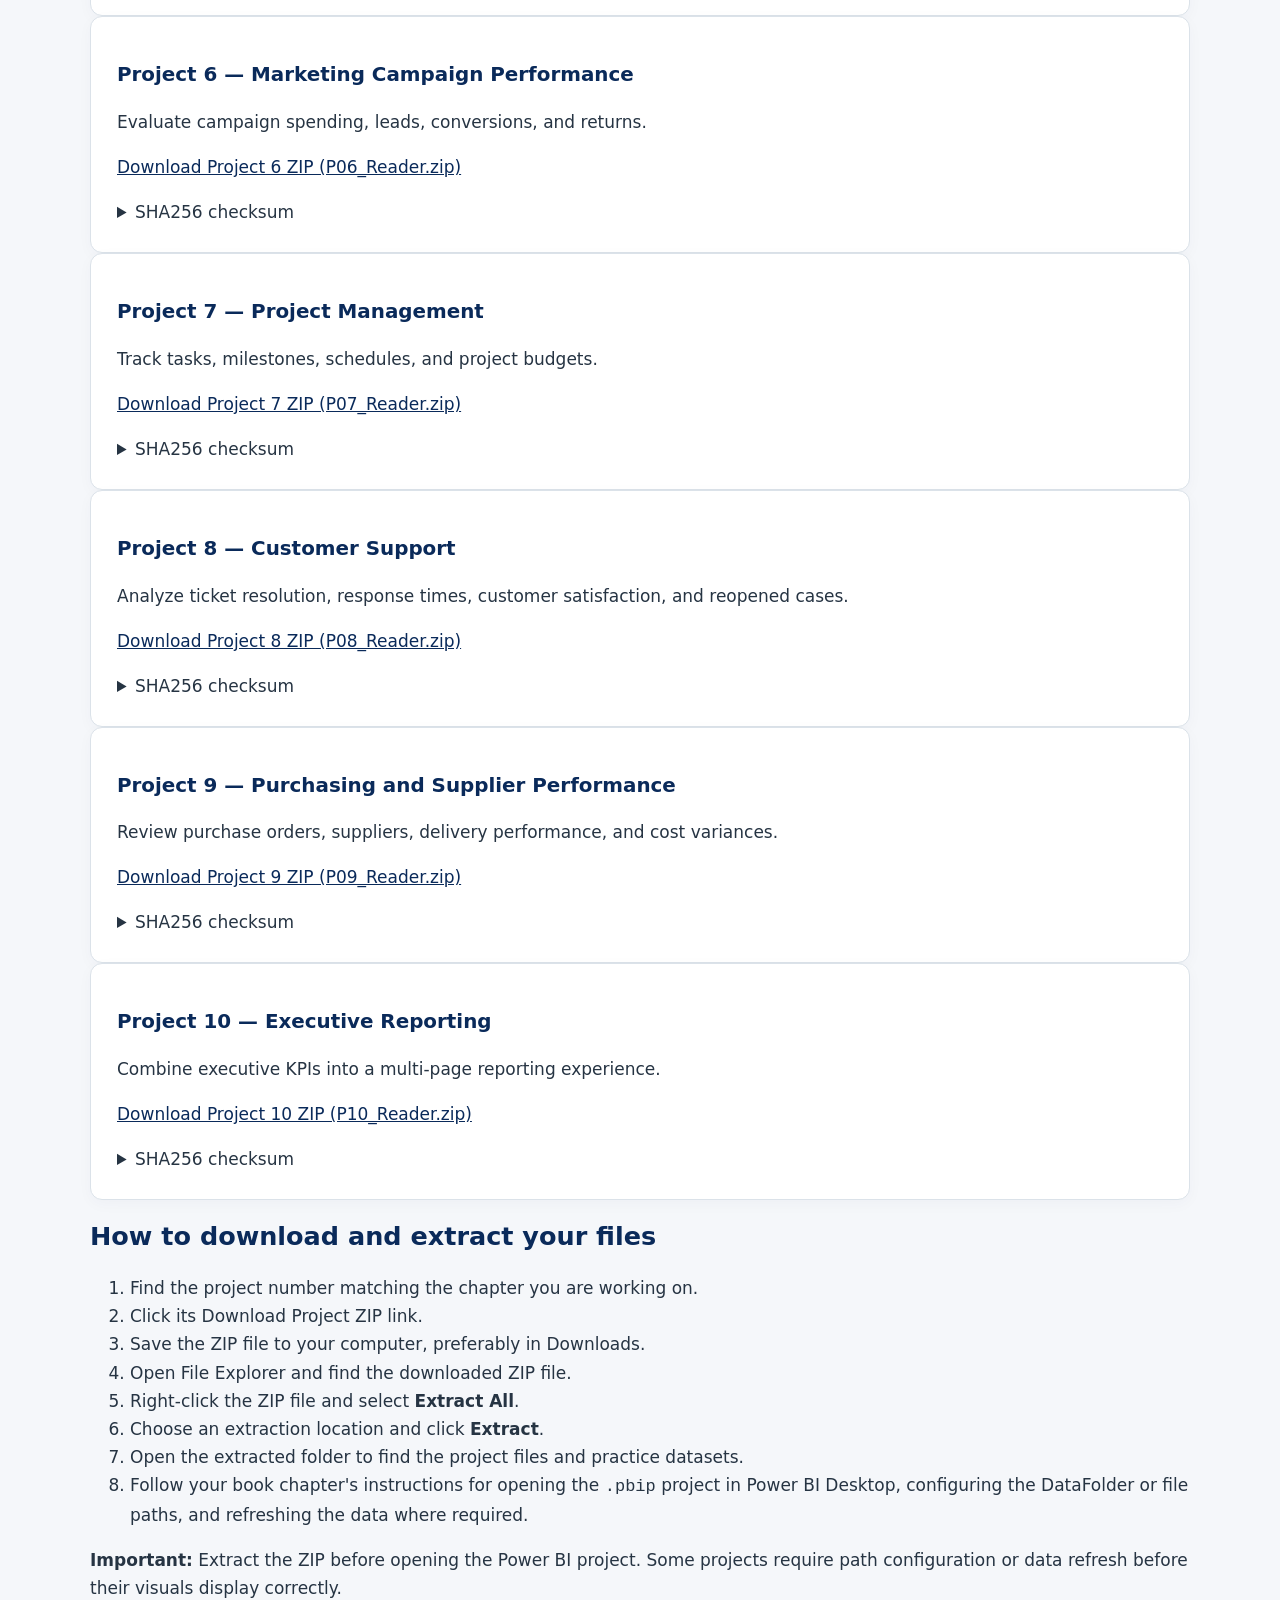
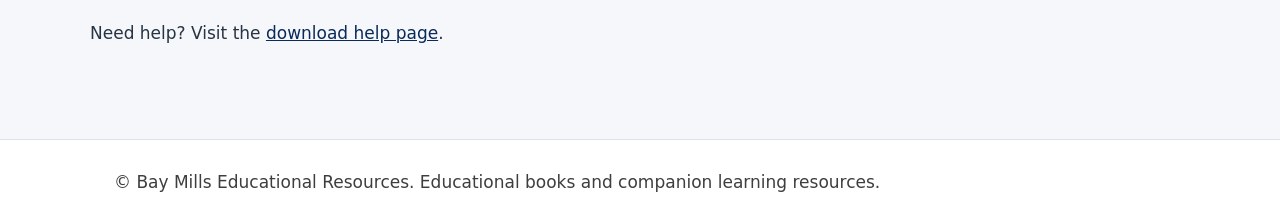
<file: books/power-bi/index.html>
<!doctype html>
<html lang="en">
<head>
<meta charset="utf-8">
<meta name="viewport" content="width=device-width,initial-scale=1">
<meta name="description" content="Free Power BI companion datasets and project files for ten real-world business projects.">
<title>Power BI Companion Downloads | Bay Mills Educational Resources</title>
<link rel="stylesheet" href="../../assets/css/style.css">
</head>
<body>
<header>
<div class="wrap top">
<a class="brand" href="../../index.html">
<img src="../../assets/images/BMER_Logo.png" alt="Bay Mills Educational Resources logo">
<span>Bay Mills Educational Resources</span>
</a>
<nav aria-label="Main navigation">
<a href="../../index.html">Home</a>
<a href="../../books/index.html">Books</a>
<a href="../../downloads/index.html">Downloads</a>
<a href="../../about/index.html">About</a>
<a href="../../contact/index.html">Contact</a>
<a href="../../help/index.html">Help</a>
</nav>
</div>
</header>

<main>
<section class="wrap main">

<h1>Power BI: 10 Real-World Business Projects</h1>

<p>Download the free companion datasets and Power BI project files for all ten projects in the book. Each package contains the files needed for its corresponding chapter.</p>

<p><strong>All downloads are free.</strong> No purchase, registration, email address, or payment is required.</p>

<h2>Project downloads</h2>

<article class="card">
<h3>Project 1 — Retail Sales Dashboard</h3>
<p>Explore revenue, profitability, product categories, and customer sales.</p>
<p><a href="https://github.com/baymillseducationalresources/baymillseducationalresources.github.io/releases/download/power-bi-resources-v1.0.0/P01_Reader.zip">Download Project 1 ZIP (P01_Reader.zip)</a></p>
<details>
<summary>SHA256 checksum</summary>
<p><code style="overflow-wrap:anywhere">559a0fc42cbd06a6957371abb7b2a4e1f4c3991988e89307a9ca9c5a4e166abf</code></p>
</details>
</article>
<article class="card">
<h3>Project 2 — IT Help Desk Dashboard</h3>
<p>Track support tickets, resolution times, and service-level performance.</p>
<p><a href="https://github.com/baymillseducationalresources/baymillseducationalresources.github.io/releases/download/power-bi-resources-v1.0.0/P02_Reader.zip">Download Project 2 ZIP (P02_Reader.zip)</a></p>
<details>
<summary>SHA256 checksum</summary>
<p><code style="overflow-wrap:anywhere">d41c97f80bc29282b9fb7c7add393973f22aa4a3aedc61c48081bd9b56aedc1c</code></p>
</details>
</article>
<article class="card">
<h3>Project 3 — Small-Business Finance</h3>
<p>Compare business revenue, expenses, profit, and budgets.</p>
<p><a href="https://github.com/baymillseducationalresources/baymillseducationalresources.github.io/releases/download/power-bi-resources-v1.0.0/P03_Reader.zip">Download Project 3 ZIP (P03_Reader.zip)</a></p>
<details>
<summary>SHA256 checksum</summary>
<p><code style="overflow-wrap:anywhere">dec91ec8b001ce997e8acb9127c060858d8d9173c3d38256ef3fb28888e12c72</code></p>
</details>
</article>
<article class="card">
<h3>Project 4 — Inventory Management</h3>
<p>Monitor stock, inventory movement, and reorder alerts.</p>
<p><a href="https://github.com/baymillseducationalresources/baymillseducationalresources.github.io/releases/download/power-bi-resources-v1.0.0/P04_Reader.zip">Download Project 4 ZIP (P04_Reader.zip)</a></p>
<details>
<summary>SHA256 checksum</summary>
<p><code style="overflow-wrap:anywhere">e262974e5aafb6ade96a1df836a11d7c5428ae1eb84b231ab1d6a70dbb2ff24c</code></p>
</details>
</article>
<article class="card">
<h3>Project 5 — Employee Attendance</h3>
<p>Analyze shifts, attendance, absences, and overtime.</p>
<p><a href="https://github.com/baymillseducationalresources/baymillseducationalresources.github.io/releases/download/power-bi-resources-v1.0.0/P05_Reader.zip">Download Project 5 ZIP (P05_Reader.zip)</a></p>
<details>
<summary>SHA256 checksum</summary>
<p><code style="overflow-wrap:anywhere">068c5c241ce576c8f20d79bcf8615f79951e1b2aa902c3a39ff2eaa6586897ab</code></p>
</details>
</article>
<article class="card">
<h3>Project 6 — Marketing Campaign Performance</h3>
<p>Evaluate campaign spending, leads, conversions, and returns.</p>
<p><a href="https://github.com/baymillseducationalresources/baymillseducationalresources.github.io/releases/download/power-bi-resources-v1.0.0/P06_Reader.zip">Download Project 6 ZIP (P06_Reader.zip)</a></p>
<details>
<summary>SHA256 checksum</summary>
<p><code style="overflow-wrap:anywhere">5a331cb2c027ffc001d5bd78d4d20c20c79171b73daef83618a2bfbf22e36ef3</code></p>
</details>
</article>
<article class="card">
<h3>Project 7 — Project Management</h3>
<p>Track tasks, milestones, schedules, and project budgets.</p>
<p><a href="https://github.com/baymillseducationalresources/baymillseducationalresources.github.io/releases/download/power-bi-resources-v1.0.0/P07_Reader.zip">Download Project 7 ZIP (P07_Reader.zip)</a></p>
<details>
<summary>SHA256 checksum</summary>
<p><code style="overflow-wrap:anywhere">f02a3284bfadff88c19d77a1bf195d3ee019be8f50aca8a211a413fa5e8bce65</code></p>
</details>
</article>
<article class="card">
<h3>Project 8 — Customer Support</h3>
<p>Analyze ticket resolution, response times, customer satisfaction, and reopened cases.</p>
<p><a href="https://github.com/baymillseducationalresources/baymillseducationalresources.github.io/releases/download/power-bi-resources-v1.0.0/P08_Reader.zip">Download Project 8 ZIP (P08_Reader.zip)</a></p>
<details>
<summary>SHA256 checksum</summary>
<p><code style="overflow-wrap:anywhere">6cf5bfef6f49ffb2690df8090305816f627656025b806e28478b46a9b5a6efb7</code></p>
</details>
</article>
<article class="card">
<h3>Project 9 — Purchasing and Supplier Performance</h3>
<p>Review purchase orders, suppliers, delivery performance, and cost variances.</p>
<p><a href="https://github.com/baymillseducationalresources/baymillseducationalresources.github.io/releases/download/power-bi-resources-v1.0.0/P09_Reader.zip">Download Project 9 ZIP (P09_Reader.zip)</a></p>
<details>
<summary>SHA256 checksum</summary>
<p><code style="overflow-wrap:anywhere">8b74aa8487e7a6758c5c92f471127c81bc59fd2f4f5fc9c28dfdab98c5f6bd55</code></p>
</details>
</article>
<article class="card">
<h3>Project 10 — Executive Reporting</h3>
<p>Combine executive KPIs into a multi-page reporting experience.</p>
<p><a href="https://github.com/baymillseducationalresources/baymillseducationalresources.github.io/releases/download/power-bi-resources-v1.0.0/P10_Reader.zip">Download Project 10 ZIP (P10_Reader.zip)</a></p>
<details>
<summary>SHA256 checksum</summary>
<p><code style="overflow-wrap:anywhere">6b06e277b2f32b4fd2f40461139a557f230fc1de33a212f73903a7413a95642f</code></p>
</details>
</article>

<h2>How to download and extract your files</h2>

<ol>
<li>Find the project number matching the chapter you are working on.</li>
<li>Click its Download Project ZIP link.</li>
<li>Save the ZIP file to your computer, preferably in Downloads.</li>
<li>Open File Explorer and find the downloaded ZIP file.</li>
<li>Right-click the ZIP file and select <strong>Extract All</strong>.</li>
<li>Choose an extraction location and click <strong>Extract</strong>.</li>
<li>Open the extracted folder to find the project files and practice datasets.</li>
<li>Follow your book chapter's instructions for opening the <code>.pbip</code> project in Power BI Desktop, configuring the DataFolder or file paths, and refreshing the data where required.</li>
</ol>

<p><strong>Important:</strong> Extract the ZIP before opening the Power BI project. Some projects require path configuration or data refresh before their visuals display correctly.</p>

<p>Need help? Visit the <a href="../../help/index.html">download help page</a>.</p>

</section>
</main>

<footer>
<div class="wrap">
<p>&copy; Bay Mills Educational Resources. Educational books and companion learning resources.</p>
</div>
</footer>
</body>
</html>
</file>
<file: assets/css/style.css>
*{box-sizing:border-box}body{margin:0;background:#f5f7fa;color:#263443;font:17px/1.65 system-ui,-apple-system,Segoe UI,sans-serif}a{color:#0A2A5A}a:focus-visible{outline:3px solid #8EA3B8;outline-offset:3px}.wrap{max-width:1100px;margin:auto;padding:0 24px}header{background:white;border-bottom:1px solid #dbe2e9}.top{display:flex;align-items:center;justify-content:space-between;gap:20px;padding-top:12px;padding-bottom:12px}.brand{display:flex;align-items:center;gap:14px;text-decoration:none;font-weight:750;color:#0A2A5A}.brand img{width:88px;height:66px;object-fit:contain}nav{display:flex;gap:22px;flex-wrap:wrap}nav a{text-decoration:none;font-weight:650}.hero{background:#0A2A5A;color:white;padding:68px 0}.hero h1{font-size:clamp(2rem,5vw,3.5rem);line-height:1.15;margin:0 0 16px}.hero p{max-width:720px;font-size:1.2rem}.hero a{color:white}.main{padding:50px 0 75px}h1,h2,h3{line-height:1.25;color:#0A2A5A}h1{font-size:2.5rem}.hero h1{color:white}.grid{display:grid;grid-template-columns:repeat(auto-fit,minmax(250px,1fr));gap:20px}.card{background:white;border:1px solid #dbe2e9;border-radius:12px;padding:26px;box-shadow:0 4px 15px #0a2a5a08}.card h2{margin-top:0}.button{display:inline-block;background:#0A2A5A;color:white;padding:11px 19px;border-radius:7px;text-decoration:none;font-weight:650}.notice{border-left:4px solid #8EA3B8;padding:16px 20px;background:#eaf0f5;border-radius:4px}footer{border-top:1px solid #dbe2e9;background:white;padding:28px 0;color:#3E3E3E}footer p{margin:0}.muted{color:#526273}@media(max-width:680px){.top{align-items:flex-start;flex-direction:column}nav{gap:16px}.hero{padding:45px 0}.brand img{width:70px;height:53px}}
.catalog-card{display:flex;flex-direction:column;gap:12px}
.catalog-card h2{font-size:1.25rem;margin:0}
.catalog-card .muted{margin:0}
.catalog-actions{display:flex;flex-wrap:wrap;gap:10px;margin-top:auto}
.catalog-actions .button{font-size:.9rem;padding:10px 13px}
.button.secondary{background:#eaf0f5;color:#0A2A5A;border:1px solid #8EA3B8}
.catalog-grid{margin:28px 0 55px}
.content-page{max-width:800px}
.content-page .lead{font-size:1.2rem;color:#3E3E3E}
.content-page h2{margin-top:35px}
.content-page .button{margin:5px 8px 5px 0}

.contact-form{
display:flex;
flex-direction:column;
gap:10px;
max-width:650px;
background:white;
border:1px solid #dbe2e9;
border-radius:12px;
padding:28px;
margin:25px 0;
}
.contact-form label{
font-weight:650;
color:#0A2A5A;
margin-top:8px;
}
.contact-form input,
.contact-form select,
.contact-form textarea{
width:100%;
font:inherit;
color:#263443;
padding:12px;
border:1px solid #aab7c4;
border-radius:6px;
background:white;
}
.contact-form input:focus-visible,
.contact-form select:focus-visible,
.contact-form textarea:focus-visible{
outline:3px solid #8EA3B8;
outline-offset:2px;
}
.contact-form textarea{resize:vertical}
.contact-form button{border:0;cursor:pointer;align-self:flex-start}
.contact-form .muted{font-size:.9rem}
@media(max-width:680px){
.contact-form{padding:18px}
}
.book-cover-wrap{
display:flex;
align-items:center;
justify-content:center;
height:270px;
padding:8px;
background:#f5f7fa;
border-radius:8px;
}
.book-cover{
display:block;
max-width:100%;
max-height:250px;
width:auto;
height:auto;
object-fit:contain;
box-shadow:0 5px 14px #00000020;
}
.catalog-card{
display:flex;
flex-direction:column;
}
.catalog-card h2{
margin-top:12px;
}
</file>
